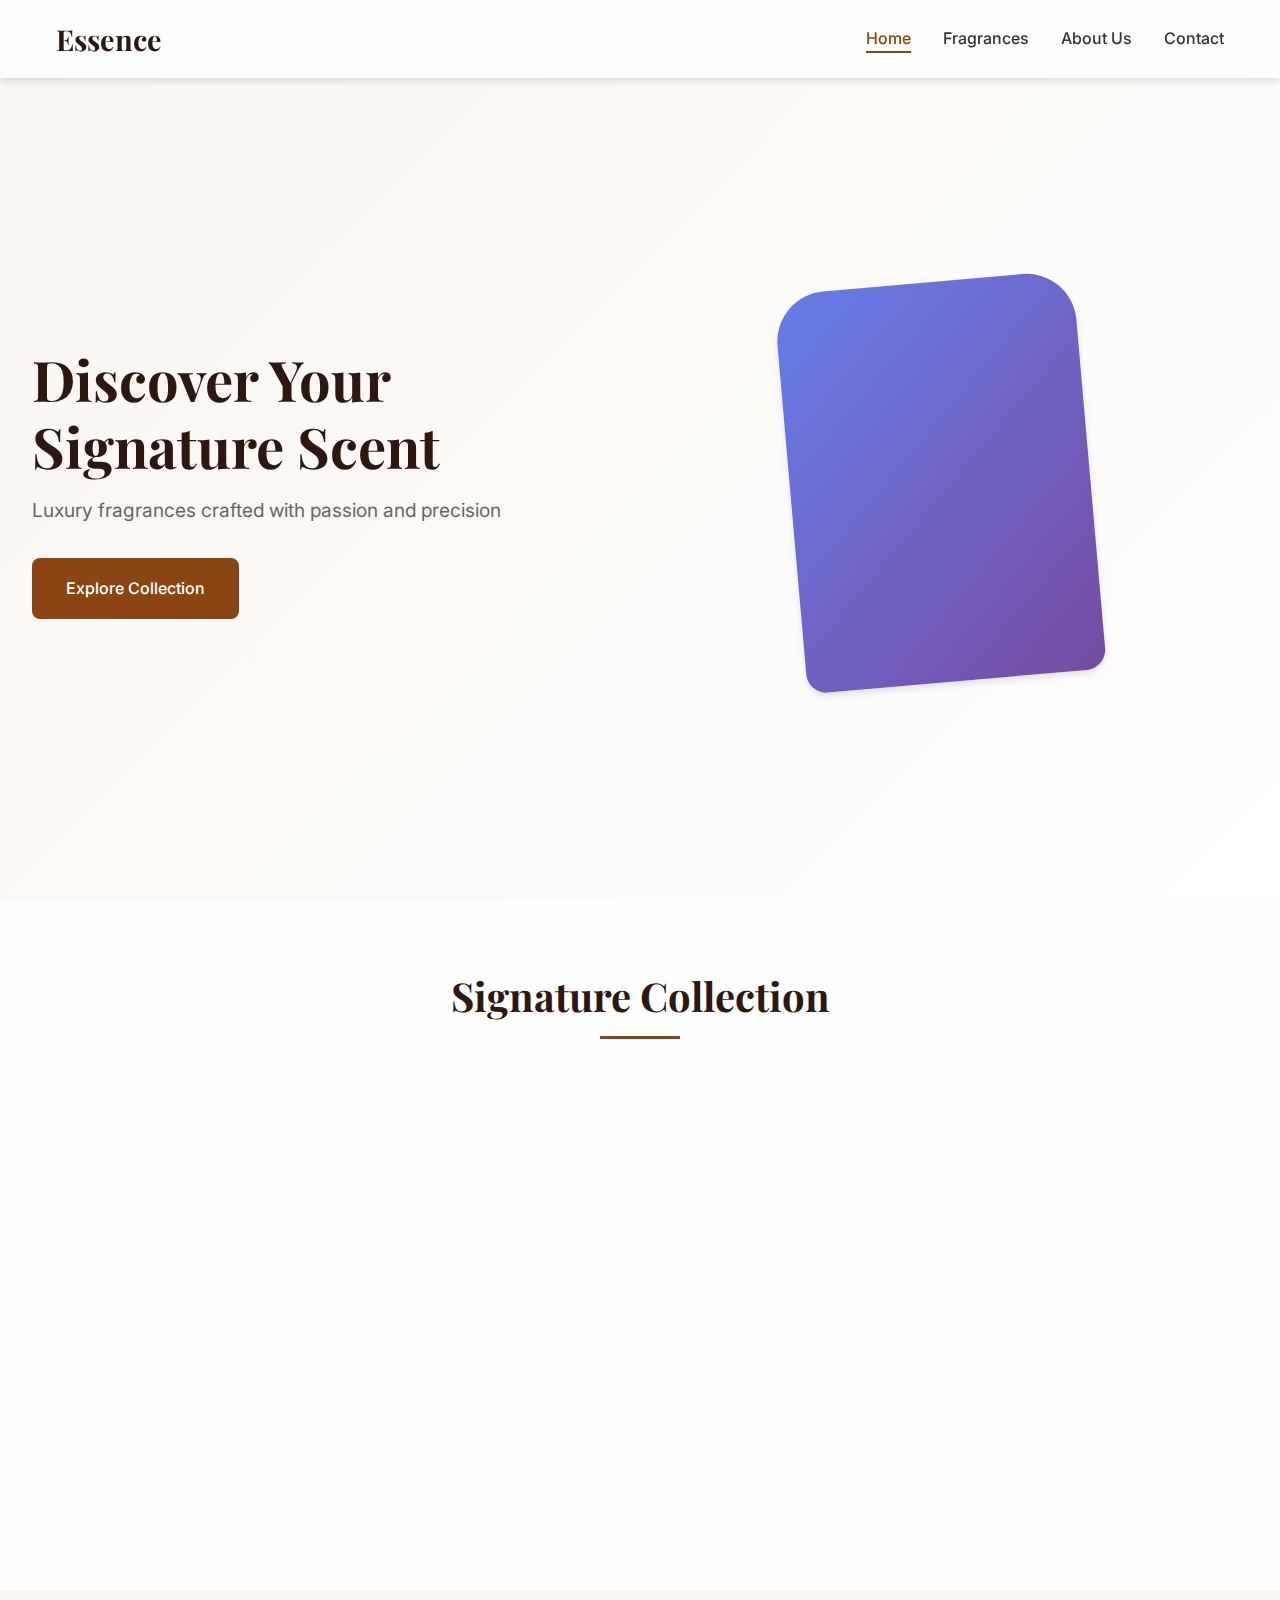
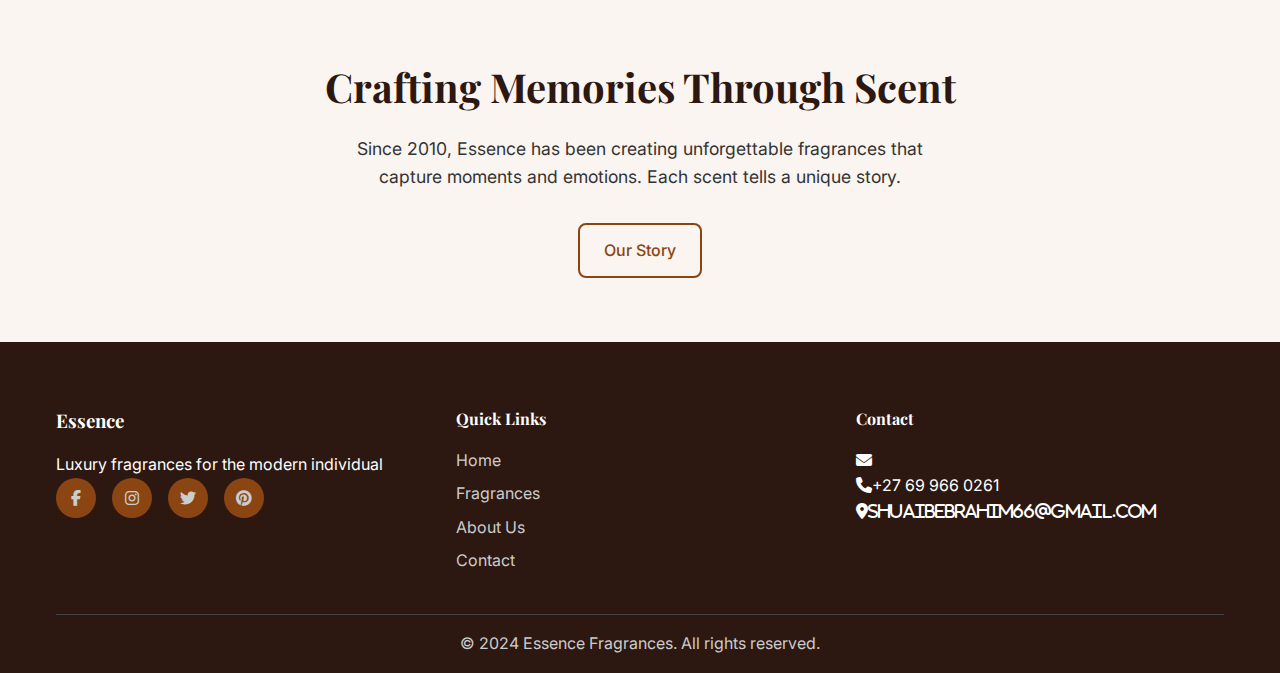
<file: index.html>
<!DOCTYPE html>
<html lang="en">
<head>
    <meta charset="UTF-8">
    <meta name="viewport" content="width=device-width, initial-scale=1.0">
    <title>Desire fragrances - Luxury Scents</title>
    <link rel="stylesheet" href="css/styles.css">
    <link href="https://fonts.googleapis.com/css2?family=Playfair+Display:wght@400;700&family=Inter:wght@300;400;500&display=swap" rel="stylesheet">
    <link rel="stylesheet" href="https://cdnjs.cloudflare.com/ajax/libs/font-awesome/6.4.0/css/all.min.css">
</head>
<body>
    <!-- Navigation -->
    <nav class="navbar">
        <div class="nav-container">
            <div class="nav-logo">
                <h2>Essence</h2>
            </div>
            <ul class="nav-menu">
                <li class="nav-item"><a href="index.html" class="nav-link active">Home</a></li>
                <li class="nav-item"><a href="products.html" class="nav-link">Fragrances</a></li>
                <li class="nav-item"><a href="about.html" class="nav-link">About Us</a></li>
                <li class="nav-item"><a href="contact.html" class="nav-link">Contact</a></li>
            </ul>
            <div class="hamburger">
                <span class="bar"></span>
                <span class="bar"></span>
                <span class="bar"></span>
            </div>
        </div>
    </nav>

    <!-- Hero Section -->
    <section class="hero">
        <div class="hero-content">
            <h1 class="hero-title">Discover Your Signature Scent</h1>
            <p class="hero-subtitle">Luxury fragrances crafted with passion and precision</p>
            <a href="products.html" class="cta-button">Explore Collection</a>
        </div>
        <div class="hero-image">
            <div class="perfume-bottle"></div>
        </div>
    </section>

    <!-- Featured Fragrances -->
    <section class="featured">
        <div class="container">
            <h2 class="section-title">Signature Collection</h2>
            <div class="featured-grid">
                <div class="featured-item">
                    <div class="fragrance-card">
                        <div class="fragrance-image" style="background: linear-gradient(135deg, #667eea 0%, #764ba2 100%);"></div>
                        <h3>Midnight Noir</h3>
                        <p>Mysterious and captivating evening scent</p>
                        <div class="price">₹4,299</div>
                    </div>
                </div>
                <div class="featured-item">
                    <div class="fragrance-card">
                        <div class="fragrance-image" style="background: linear-gradient(135deg, #f093fb 0%, #f5576c 100%);"></div>
                        <h3>Rose Éternelle</h3>
                        <p>Timeless floral elegance</p>
                        <div class="price">₹3,899</div>
                    </div>
                </div>
                <div class="featured-item">
                    <div class="fragrance-card">
                        <div class="fragrance-image" style="background: linear-gradient(135deg, #4facfe 0%, #00f2fe 100%);"></div>
                        <h3>Ocean Breeze</h3>
                        <p>Fresh and invigorating daytime scent</p>
                        <div class="price">₹3,599</div>
                    </div>
                </div>
            </div>
        </div>
    </section>

    <!-- Brand Story -->
    <section class="brand-story">
        <div class="container">
            <div class="story-content">
                <h2>Crafting Memories Through Scent</h2>
                <p>Since 2010, Essence has been creating unforgettable fragrances that capture moments and emotions. Each scent tells a unique story.</p>
                <a href="about.html" class="secondary-button">Our Story</a>
            </div>
        </div>
    </section>

    <!-- Footer -->
    <footer class="footer">
        <div class="container">
            <div class="footer-content">
                <div class="footer-section">
                    <h3>Essence</h3>
                    <p>Luxury fragrances for the modern individual</p>
                    <div class="social-links">
                        <a href="#"><i class="fab fa-facebook-f"></i></a>
                        <a href="#"><i class="fab fa-instagram"></i></a>
                        <a href="#"><i class="fab fa-twitter"></i></a>
                        <a href="#"><i class="fab fa-pinterest"></i></a>
                    </div>
                </div>
                <div class="footer-section">
                    <h4>Quick Links</h4>
                    <ul>
                        <li><a href="index.html">Home</a></li>
                        <li><a href="products.html">Fragrances</a></li>
                        <li><a href="about.html">About Us</a></li>
                        <li><a href="contact.html">Contact</a></li>
                    </ul>
                </div>
                <div class="footer-section">
                    <h4>Contact</h4>
                    <p><i class="fas fa-envelope"></i> </p>
                    <p><i class="fas fa-phone"></i>+27 69 966 0261 </p>
                    <p><i class="fas fa-map-marker-alt">shuaibebrahim66@gmail.com</i></p>
                </div>
            </div>
            <div class="footer-bottom">
                <p>&copy; 2024 Essence Fragrances. All rights reserved.</p>
            </div>
        </div>
    </footer>

    <script src="js/script.js"></script>
</body>

</html>
</file>
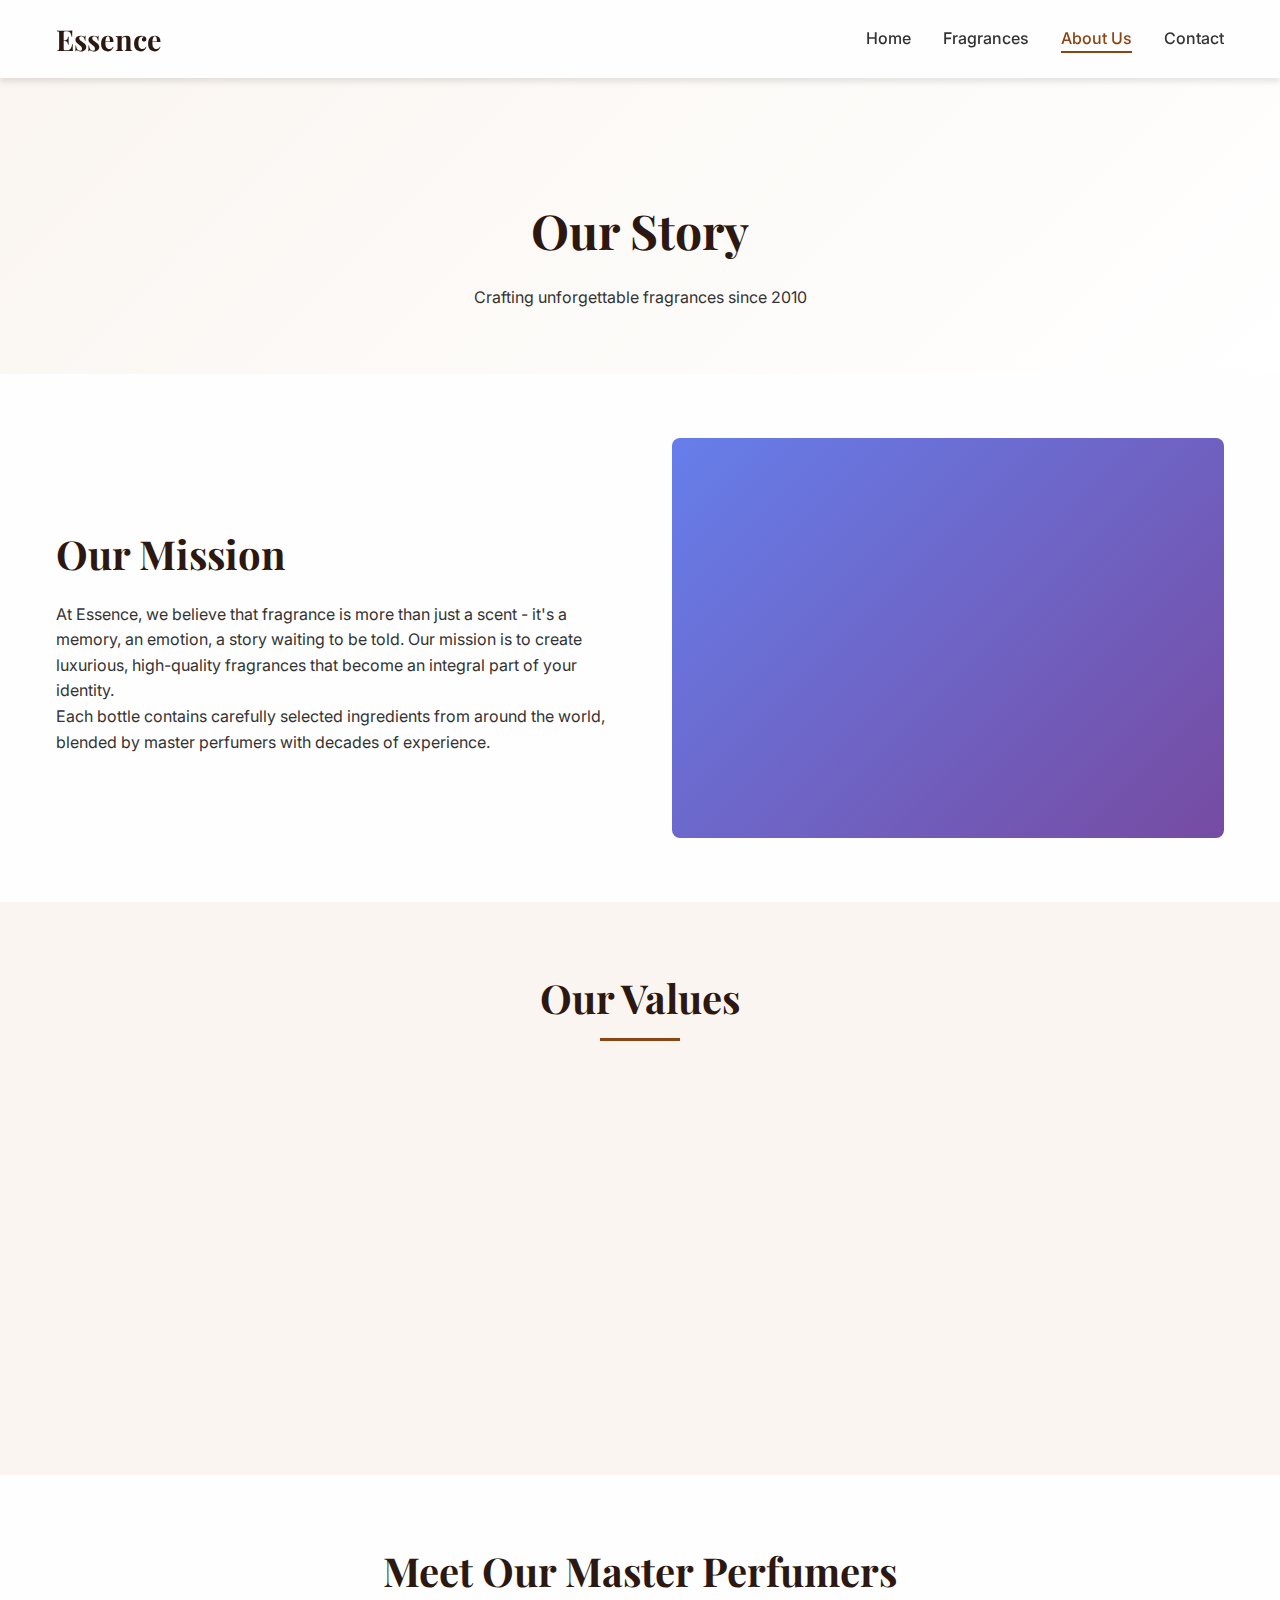
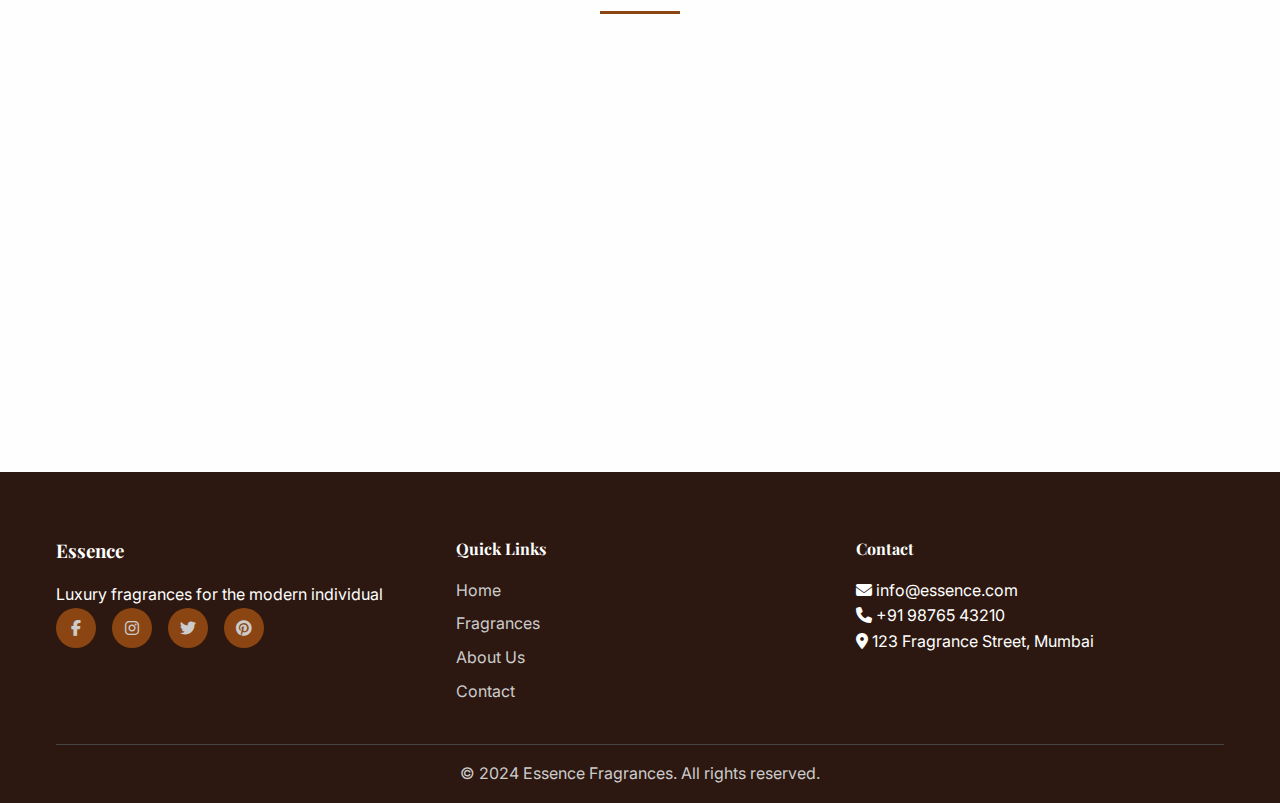
<file: about.html>
<!DOCTYPE html>
<html lang="en">
<head>
    <meta charset="UTF-8">
    <meta name="viewport" content="width=device-width, initial-scale=1.0">
    <title>About Us - Essence Fragrances</title>
    <link rel="stylesheet" href="css/styles.css">
    <link href="https://fonts.googleapis.com/css2?family=Playfair+Display:wght@400;700&family=Inter:wght@300;400;500&display=swap" rel="stylesheet">
    <link rel="stylesheet" href="https://cdnjs.cloudflare.com/ajax/libs/font-awesome/6.4.0/css/all.min.css">
</head>
<body>
    <!-- Navigation -->
    <nav class="navbar">
        <div class="nav-container">
            <div class="nav-logo">
                <h2>Essence</h2>
            </div>
            <ul class="nav-menu">
                <li class="nav-item"><a href="index.html" class="nav-link">Home</a></li>
                <li class="nav-item"><a href="products.html" class="nav-link">Fragrances</a></li>
                <li class="nav-item"><a href="about.html" class="nav-link active">About Us</a></li>
                <li class="nav-item"><a href="contact.html" class="nav-link">Contact</a></li>
            </ul>
            <div class="hamburger">
                <span class="bar"></span>
                <span class="bar"></span>
                <span class="bar"></span>
            </div>
        </div>
    </nav>

    <!-- About Hero -->
    <section class="about-hero">
        <div class="container">
            <h1>Our Story</h1>
            <p>Crafting unforgettable fragrances since 2010</p>
        </div>
    </section>

    <!-- Mission Section -->
    <section class="mission">
        <div class="container">
            <div class="mission-grid">
                <div class="mission-content">
                    <h2>Our Mission</h2>
                    <p>At Essence, we believe that fragrance is more than just a scent - it's a memory, an emotion, a story waiting to be told. Our mission is to create luxurious, high-quality fragrances that become an integral part of your identity.</p>
                    <p>Each bottle contains carefully selected ingredients from around the world, blended by master perfumers with decades of experience.</p>
                </div>
                <div class="mission-image">
                    <div class="image-placeholder"></div>
                </div>
            </div>
        </div>
    </section>

    <!-- Values Section -->
    <section class="values">
        <div class="container">
            <h2 class="section-title">Our Values</h2>
            <div class="values-grid">
                <div class="value-card">
                    <div class="value-icon">🌿</div>
                    <h3>Quality</h3>
                    <p>We use only the finest ingredients sourced from trusted suppliers worldwide.</p>
                </div>
                <div class="value-card">
                    <div class="value-icon">✨</div>
                    <h3>Craftsmanship</h3>
                    <p>Every fragrance is meticulously crafted by our expert perfumers.</p>
                </div>
                <div class="value-card">
                    <div class="value-icon">🌍</div>
                    <h3>Sustainability</h3>
                    <p>We are committed to ethical sourcing and environmentally friendly practices.</p>
                </div>
                <div class="value-card">
                    <div class="value-icon">💫</div>
                    <h3>Innovation</h3>
                    <p>Constantly exploring new scent combinations and techniques.</p>
                </div>
            </div>
        </div>
    </section>

    <!-- Team Section -->
    <section class="team">
        <div class="container">
            <h2 class="section-title">Meet Our Master Perfumers</h2>
            <div class="team-grid">
                <div class="team-member">
                    <div class="member-image" style="background: linear-gradient(135deg, #667eea 0%, #764ba2 100%);"></div>
                    <h3>Sophie Laurent</h3>
                    <p class="member-role">Head Perfumer</p>
                    <p>With over 20 years of experience in Grasse, France.</p>
                </div>
                <div class="team-member">
                    <div class="member-image" style="background: linear-gradient(135deg, #f093fb 0%, #f5576c 100%);"></div>
                    <h3>Marcus Chen</h3>
                    <p class="member-role">Scent Designer</p>
                    <p>Specializing in modern, urban fragrance profiles.</p>
                </div>
                <div class="team-member">
                    <div class="member-image" style="background: linear-gradient(135deg, #4facfe 0%, #00f2fe 100%);"></div>
                    <h3>Isabella Rossi</h3>
                    <p class="member-role">Botanical Expert</p>
                    <p>Expert in natural ingredients and sustainable sourcing.</p>
                </div>
            </div>
        </div>
    </section>

    <!-- Footer -->
    <footer class="footer">
        <div class="container">
            <div class="footer-content">
                <div class="footer-section">
                    <h3>Essence</h3>
                    <p>Luxury fragrances for the modern individual</p>
                    <div class="social-links">
                        <a href="#"><i class="fab fa-facebook-f"></i></a>
                        <a href="#"><i class="fab fa-instagram"></i></a>
                        <a href="#"><i class="fab fa-twitter"></i></a>
                        <a href="#"><i class="fab fa-pinterest"></i></a>
                    </div>
                </div>
                <div class="footer-section">
                    <h4>Quick Links</h4>
                    <ul>
                        <li><a href="index.html">Home</a></li>
                        <li><a href="products.html">Fragrances</a></li>
                        <li><a href="about.html">About Us</a></li>
                        <li><a href="contact.html">Contact</a></li>
                    </ul>
                </div>
                <div class="footer-section">
                    <h4>Contact</h4>
                    <p><i class="fas fa-envelope"></i> info@essence.com</p>
                    <p><i class="fas fa-phone"></i> +91 98765 43210</p>
                    <p><i class="fas fa-map-marker-alt"></i> 123 Fragrance Street, Mumbai</p>
                </div>
            </div>
            <div class="footer-bottom">
                <p>&copy; 2024 Essence Fragrances. All rights reserved.</p>
            </div>
        </div>
    </footer>

    <script src="js/script.js"></script>
</body>
</html>
</file>
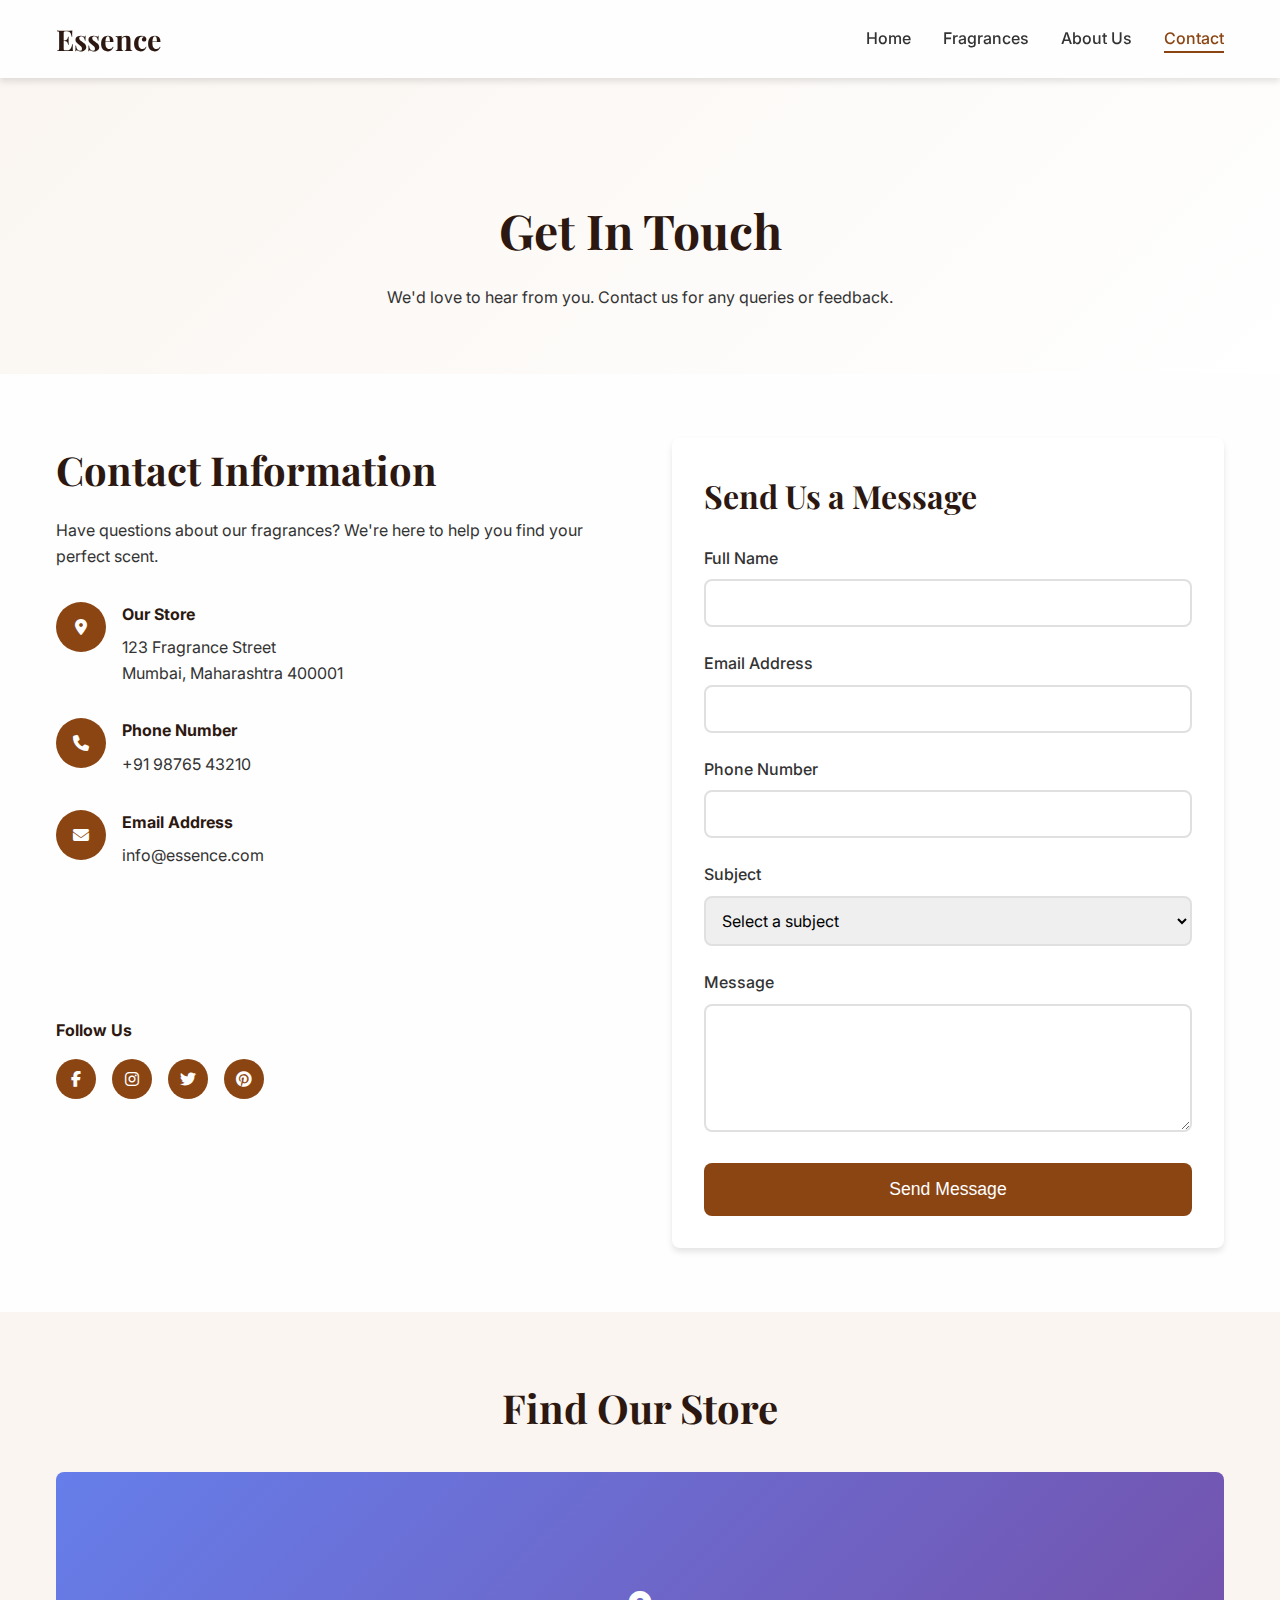
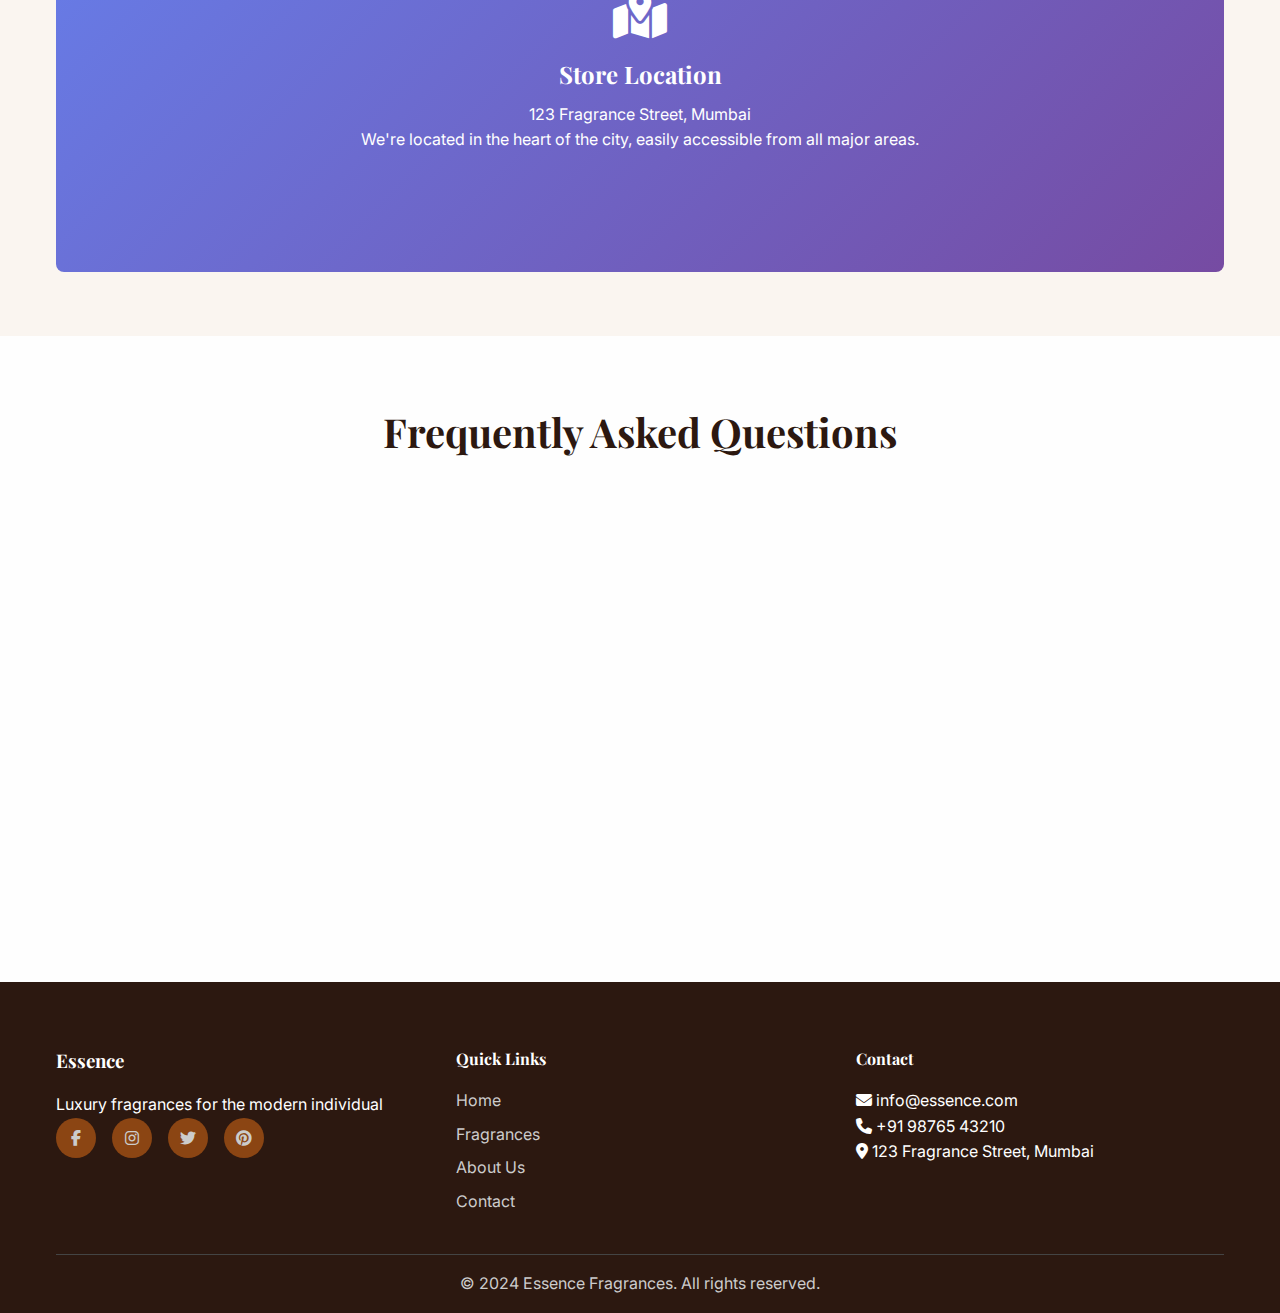
<file: contact.html>
<!DOCTYPE html>
<html lang="en">
<head>
    <meta charset="UTF-8">
    <meta name="viewport" content="width=device-width, initial-scale=1.0">
    <title>Contact Us - Essence Fragrances</title>
    <link rel="stylesheet" href="css/styles.css">
    <link href="https://fonts.googleapis.com/css2?family=Playfair+Display:wght@400;700&family=Inter:wght@300;400;500&display=swap" rel="stylesheet">
    <link rel="stylesheet" href="https://cdnjs.cloudflare.com/ajax/libs/font-awesome/6.4.0/css/all.min.css">
</head>
<body>
    <!-- Navigation -->
    <nav class="navbar">
        <div class="nav-container">
            <div class="nav-logo">
                <h2>Essence</h2>
            </div>
            <ul class="nav-menu">
                <li class="nav-item"><a href="index.html" class="nav-link">Home</a></li>
                <li class="nav-item"><a href="products.html" class="nav-link">Fragrances</a></li>
                <li class="nav-item"><a href="about.html" class="nav-link">About Us</a></li>
                <li class="nav-item"><a href="contact.html" class="nav-link active">Contact</a></li>
            </ul>
            <div class="hamburger">
                <span class="bar"></span>
                <span class="bar"></span>
                <span class="bar"></span>
            </div>
        </div>
    </nav>

    <!-- Contact Hero -->
    <section class="contact-hero">
        <div class="container">
            <h1>Get In Touch</h1>
            <p>We'd love to hear from you. Contact us for any queries or feedback.</p>
        </div>
    </section>

    <!-- Contact Section -->
    <section class="contact-section">
        <div class="container">
            <div class="contact-grid">
                <div class="contact-info">
                    <h2>Contact Information</h2>
                    <p>Have questions about our fragrances? We're here to help you find your perfect scent.</p>
                    
                    <div class="contact-details">
                        <div class="contact-item">
                            <div class="contact-icon">
                                <i class="fas fa-map-marker-alt"></i>
                            </div>
                            <div class="contact-text">
                                <h4>Our Store</h4>
                                <p>123 Fragrance Street<br>Mumbai, Maharashtra 400001</p>
                            </div>
                        </div>
                        
                        <div class="contact-item">
                            <div class="contact-icon">
                                <i class="fas fa-phone"></i>
                            </div>
                            <div class="contact-text">
                                <h4>Phone Number</h4>
                                <p>+91 98765 43210</p>
                            </div>
                        </div>
                        
                        <div class="contact-item">
                            <div class="contact-icon">
                                <i class="fas fa-envelope"></i>
                            </div>
                            <div class="contact-text">
                                <h4>Email Address</h4>
                                <p>info@essence.com</p>
                            </div>
                        </div>
                        
                        <div class="contact-item">
                            <div class="contact-icon">
                                <i class="fas fa-clock"></i>
                            </div>
                            <div class="contact-text">
                                <h4>Working Hours</h4>
                                <p>Monday - Saturday: 10:00 AM - 8:00 PM<br>Sunday: 11:00 AM - 6:00 PM</p>
                            </div>
                        </div>
                    </div>

                    <div class="social-section">
                        <h4>Follow Us</h4>
                        <div class="social-links">
                            <a href="#" class="social-link">
                                <i class="fab fa-facebook-f"></i>
                            </a>
                            <a href="#" class="social-link">
                                <i class="fab fa-instagram"></i>
                            </a>
                            <a href="#" class="social-link">
                                <i class="fab fa-twitter"></i>
                            </a>
                            <a href="#" class="social-link">
                                <i class="fab fa-pinterest"></i>
                            </a>
                        </div>
                    </div>
                </div>

                <div class="contact-form">
                    <h2>Send Us a Message</h2>
                    <form id="contactForm">
                        <div class="form-group">
                            <label for="name">Full Name</label>
                            <input type="text" id="name" name="name" required>
                        </div>
                        
                        <div class="form-group">
                            <label for="email">Email Address</label>
                            <input type="email" id="email" name="email" required>
                        </div>
                        
                        <div class="form-group">
                            <label for="phone">Phone Number</label>
                            <input type="tel" id="phone" name="phone">
                        </div>
                        
                        <div class="form-group">
                            <label for="subject">Subject</label>
                            <select id="subject" name="subject" required>
                                <option value="">Select a subject</option>
                                <option value="general">General Inquiry</option>
                                <option value="product">Product Information</option>
                                <option value="wholesale">Wholesale Inquiry</option>
                                <option value="collaboration">Collaboration</option>
                                <option value="other">Other</option>
                            </select>
                        </div>
                        
                        <div class="form-group">
                            <label for="message">Message</label>
                            <textarea id="message" name="message" rows="5" required></textarea>
                        </div>
                        
                        <button type="submit" class="submit-btn">Send Message</button>
                    </form>
                </div>
            </div>
        </div>
    </section>

    <!-- Map Section -->
    <section class="map-section">
        <div class="container">
            <h2>Find Our Store</h2>
            <div class="map-placeholder">
                <div class="map-content">
                    <i class="fas fa-map-marked-alt"></i>
                    <h3>Store Location</h3>
                    <p>123 Fragrance Street, Mumbai</p>
                    <p>We're located in the heart of the city, easily accessible from all major areas.</p>
                </div>
            </div>
        </div>
    </section>

    <!-- FAQ Section -->
    <section class="faq-section">
        <div class="container">
            <h2>Frequently Asked Questions</h2>
            <div class="faq-grid">
                <div class="faq-item">
                    <h4>How do I choose the right fragrance?</h4>
                    <p>Consider your personal style, the occasion, and the season. Our experts can help you find the perfect scent during a store visit.</p>
                </div>
                <div class="faq-item">
                    <h4>Do you offer international shipping?</h4>
                    <p>Currently, we ship within India only. We're working on expanding our shipping options internationally.</p>
                </div>
                <div class="faq-item">
                    <h4>Can I return a fragrance?</h4>
                    <p>Due to the nature of fragrances, we don't accept returns on opened products. Unopened items can be returned within 14 days.</p>
                </div>
                <div class="faq-item">
                    <h4>How long does a fragrance typically last?</h4>
                    <p>Most of our fragrances last 6-8 hours, though this can vary based on skin type and environment.</p>
                </div>
            </div>
        </div>
    </section>

    <!-- Footer -->
    <footer class="footer">
        <div class="container">
            <div class="footer-content">
                <div class="footer-section">
                    <h3>Essence</h3>
                    <p>Luxury fragrances for the modern individual</p>
                    <div class="social-links">
                        <a href="#"><i class="fab fa-facebook-f"></i></a>
                        <a href="#"><i class="fab fa-instagram"></i></a>
                        <a href="#"><i class="fab fa-twitter"></i></a>
                        <a href="#"><i class="fab fa-pinterest"></i></a>
                    </div>
                </div>
                <div class="footer-section">
                    <h4>Quick Links</h4>
                    <ul>
                        <li><a href="index.html">Home</a></li>
                        <li><a href="products.html">Fragrances</a></li>
                        <li><a href="about.html">About Us</a></li>
                        <li><a href="contact.html">Contact</a></li>
                    </ul>
                </div>
                <div class="footer-section">
                    <h4>Contact</h4>
                    <p><i class="fas fa-envelope"></i> info@essence.com</p>
                    <p><i class="fas fa-phone"></i> +91 98765 43210</p>
                    <p><i class="fas fa-map-marker-alt"></i> 123 Fragrance Street, Mumbai</p>
                </div>
            </div>
            <div class="footer-bottom">
                <p>&copy; 2024 Essence Fragrances. All rights reserved.</p>
            </div>
        </div>
    </footer>

    <script src="js/script.js"></script>
</body>
</html>
</file>
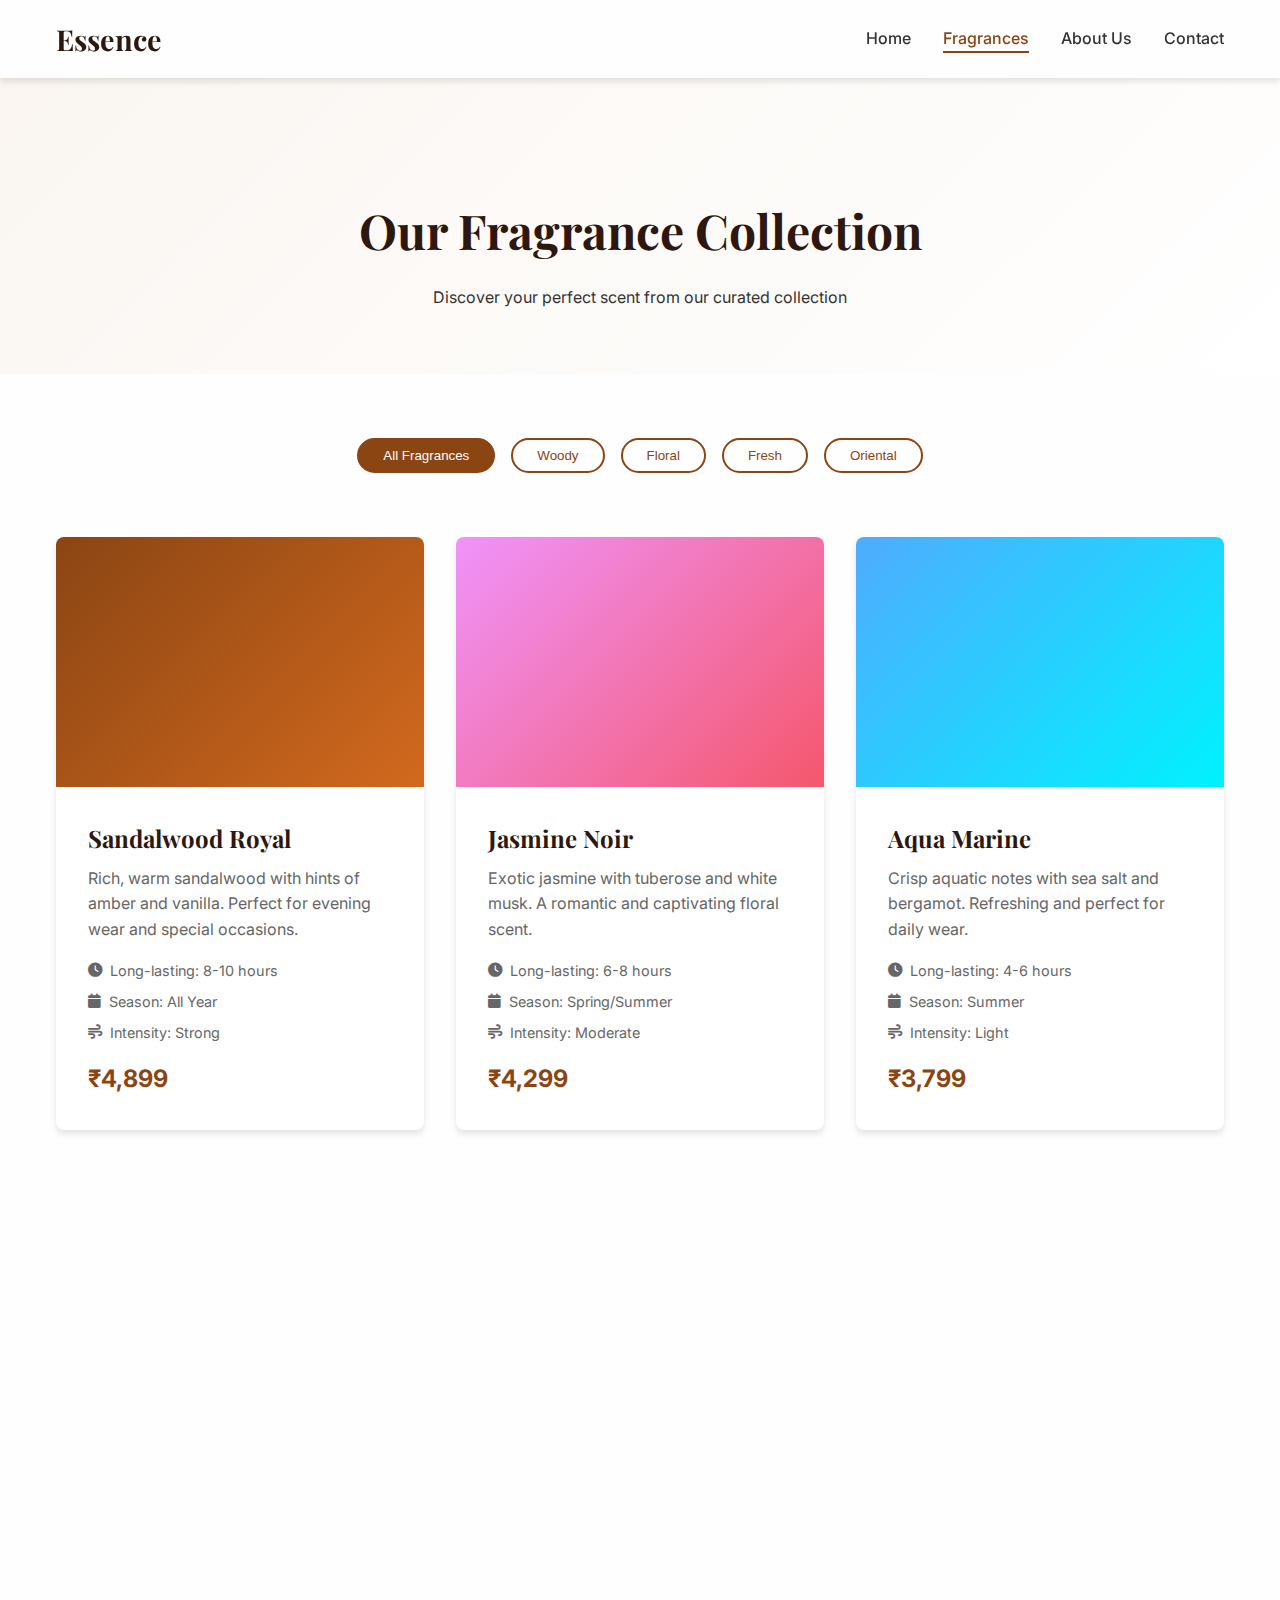
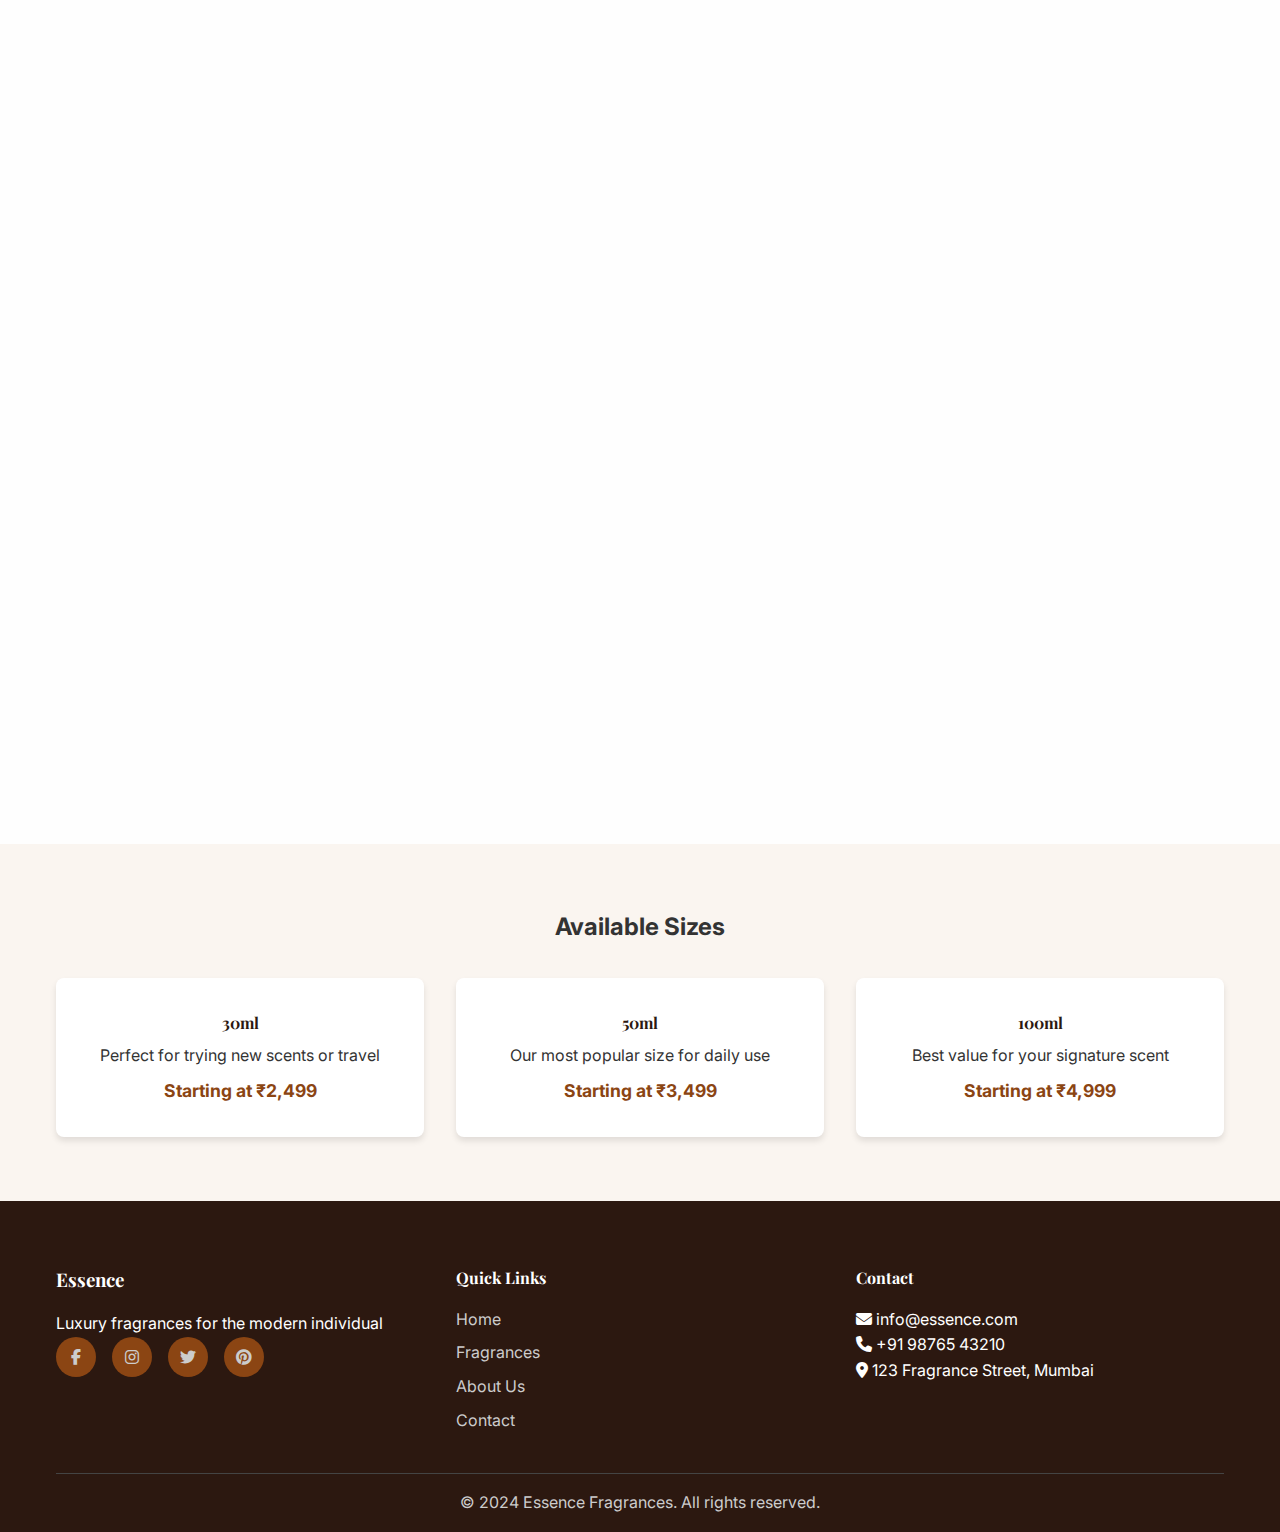
<file: products.html>
<!DOCTYPE html>
<html lang="en">
<head>
    <meta charset="UTF-8">
    <meta name="viewport" content="width=device-width, initial-scale=1.0">
    <title>Our Fragrances - Essence</title>
    <link rel="stylesheet" href="css/styles.css">
    <link href="https://fonts.googleapis.com/css2?family=Playfair+Display:wght@400;700&family=Inter:wght@300;400;500&display=swap" rel="stylesheet">
    <link rel="stylesheet" href="https://cdnjs.cloudflare.com/ajax/libs/font-awesome/6.4.0/css/all.min.css">
</head>
<body>
    <!-- Navigation -->
    <nav class="navbar">
        <div class="nav-container">
            <div class="nav-logo">
                <h2>Essence</h2>
            </div>
            <ul class="nav-menu">
                <li class="nav-item"><a href="index.html" class="nav-link">Home</a></li>
                <li class="nav-item"><a href="products.html" class="nav-link active">Fragrances</a></li>
                <li class="nav-item"><a href="about.html" class="nav-link">About Us</a></li>
                <li class="nav-item"><a href="contact.html" class="nav-link">Contact</a></li>
            </ul>
            <div class="hamburger">
                <span class="bar"></span>
                <span class="bar"></span>
                <span class="bar"></span>
            </div>
        </div>
    </nav>

    <!-- Products Hero -->
    <section class="products-hero">
        <div class="container">
            <h1>Our Fragrance Collection</h1>
            <p>Discover your perfect scent from our curated collection</p>
        </div>
    </section>

    <!-- Products Grid -->
    <section class="products-section">
        <div class="container">
            <div class="filters">
                <button class="filter-btn active" data-filter="all">All Fragrances</button>
                <button class="filter-btn" data-filter="woody">Woody</button>
                <button class="filter-btn" data-filter="floral">Floral</button>
                <button class="filter-btn" data-filter="fresh">Fresh</button>
                <button class="filter-btn" data-filter="oriental">Oriental</button>
            </div>

            <div class="products-grid">
                <!-- Product 1 -->
                <div class="product-card" data-category="woody">
                    <div class="product-image" style="background: linear-gradient(135deg, #8B4513 0%, #D2691E 100%);"></div>
                    <div class="product-info">
                        <h3>Sandalwood Royal</h3>
                        <p class="product-desc">Rich, warm sandalwood with hints of amber and vanilla. Perfect for evening wear and special occasions.</p>
                        <div class="product-specs">
                            <span class="spec"><i class="fas fa-clock"></i> Long-lasting: 8-10 hours</span>
                            <span class="spec"><i class="fas fa-calendar"></i> Season: All Year</span>
                            <span class="spec"><i class="fas fa-wind"></i> Intensity: Strong</span>
                        </div>
                        <div class="price">₹4,899</div>
                    </div>
                </div>

                <!-- Product 2 -->
                <div class="product-card" data-category="floral">
                    <div class="product-image" style="background: linear-gradient(135deg, #f093fb 0%, #f5576c 100%);"></div>
                    <div class="product-info">
                        <h3>Jasmine Noir</h3>
                        <p class="product-desc">Exotic jasmine with tuberose and white musk. A romantic and captivating floral scent.</p>
                        <div class="product-specs">
                            <span class="spec"><i class="fas fa-clock"></i> Long-lasting: 6-8 hours</span>
                            <span class="spec"><i class="fas fa-calendar"></i> Season: Spring/Summer</span>
                            <span class="spec"><i class="fas fa-wind"></i> Intensity: Moderate</span>
                        </div>
                        <div class="price">₹4,299</div>
                    </div>
                </div>

                <!-- Product 3 -->
                <div class="product-card" data-category="fresh">
                    <div class="product-image" style="background: linear-gradient(135deg, #4facfe 0%, #00f2fe 100%);"></div>
                    <div class="product-info">
                        <h3>Aqua Marine</h3>
                        <p class="product-desc">Crisp aquatic notes with sea salt and bergamot. Refreshing and perfect for daily wear.</p>
                        <div class="product-specs">
                            <span class="spec"><i class="fas fa-clock"></i> Long-lasting: 4-6 hours</span>
                            <span class="spec"><i class="fas fa-calendar"></i> Season: Summer</span>
                            <span class="spec"><i class="fas fa-wind"></i> Intensity: Light</span>
                        </div>
                        <div class="price">₹3,799</div>
                    </div>
                </div>

                <!-- Product 4 -->
                <div class="product-card" data-category="oriental">
                    <div class="product-image" style="background: linear-gradient(135deg, #FFD700 0%, #FF8C00 100%);"></div>
                    <div class="product-info">
                        <h3>Amber Oud</h3>
                        <p class="product-desc">Luxurious oud with amber, saffron, and rose. An opulent and sophisticated fragrance.</p>
                        <div class="product-specs">
                            <span class="spec"><i class="fas fa-clock"></i> Long-lasting: 10-12 hours</span>
                            <span class="spec"><i class="fas fa-calendar"></i> Season: Fall/Winter</span>
                            <span class="spec"><i class="fas fa-wind"></i> Intensity: Very Strong</span>
                        </div>
                        <div class="price">₹5,499</div>
                    </div>
                </div>

                <!-- Product 5 -->
                <div class="product-card" data-category="floral">
                    <div class="product-image" style="background: linear-gradient(135deg, #FF69B4 0%, #FF1493 100%);"></div>
                    <div class="product-info">
                        <h3>Rose Velvet</h3>
                        <p class="product-desc">Velvety rose petals with peony and violet. A delicate and feminine floral bouquet.</p>
                        <div class="product-specs">
                            <span class="spec"><i class="fas fa-clock"></i> Long-lasting: 5-7 hours</span>
                            <span class="spec"><i class="fas fa-calendar"></i> Season: Spring</span>
                            <span class="spec"><i class="fas fa-wind"></i> Intensity: Moderate</span>
                        </div>
                        <div class="price">₹4,099</div>
                    </div>
                </div>

                <!-- Product 6 -->
                <div class="product-card" data-category="fresh">
                    <div class="product-image" style="background: linear-gradient(135deg, #32CD32 0%, #006400 100%);"></div>
                    <div class="product-info">
                        <h3>Citrus Zest</h3>
                        <p class="product-desc">Zesty lemon, bergamot, and green tea notes. Energizing and perfect for morning wear.</p>
                        <div class="product-specs">
                            <span class="spec"><i class="fas fa-clock"></i> Long-lasting: 3-5 hours</span>
                            <span class="spec"><i class="fas fa-calendar"></i> Season: Spring/Summer</span>
                            <span class="spec"><i class="fas fa-wind"></i> Intensity: Light</span>
                        </div>
                        <div class="price">₹3,499</div>
                    </div>
                </div>

                <!-- Product 7 -->
                <div class="product-card" data-category="woody">
                    <div class="product-image" style="background: linear-gradient(135deg, #2F4F4F 0%, #708090 100%);"></div>
                    <div class="product-info">
                        <h3>Leather & Tobacco</h3>
                        <p class="product-desc">Bold leather with tobacco leaf and patchouli. A masculine and confident scent.</p>
                        <div class="product-specs">
                            <span class="spec"><i class="fas fa-clock"></i> Long-lasting: 8-10 hours</span>
                            <span class="spec"><i class="fas fa-calendar"></i> Season: Fall/Winter</span>
                            <span class="spec"><i class="fas fa-wind"></i> Intensity: Strong</span>
                        </div>
                        <div class="price">₹4,699</div>
                    </div>
                </div>

                <!-- Product 8 -->
                <div class="product-card" data-category="oriental">
                    <div class="product-image" style="background: linear-gradient(135deg, #800020 0%, #C41E3A 100%);"></div>
                    <div class="product-info">
                        <h3>Vanilla Bourbon</h3>
                        <p class="product-desc">Warm vanilla with bourbon and tonka bean. Comforting and perfect for cozy evenings.</p>
                        <div class="product-specs">
                            <span class="spec"><i class="fas fa-clock"></i> Long-lasting: 7-9 hours</span>
                            <span class="spec"><i class="fas fa-calendar"></i> Season: All Year</span>
                            <span class="spec"><i class="fas fa-wind"></i> Intensity: Moderate</span>
                        </div>
                        <div class="price">₹4,299</div>
                    </div>
                </div>
            </div>
        </div>
    </section>

    <!-- Size Guide -->
    <section class="size-guide">
        <div class="container">
            <h2>Available Sizes</h2>
            <div class="sizes-grid">
                <div class="size-option">
                    <h4>30ml</h4>
                    <p>Perfect for trying new scents or travel</p>
                    <div class="size-price">Starting at ₹2,499</div>
                </div>
                <div class="size-option">
                    <h4>50ml</h4>
                    <p>Our most popular size for daily use</p>
                    <div class="size-price">Starting at ₹3,499</div>
                </div>
                <div class="size-option">
                    <h4>100ml</h4>
                    <p>Best value for your signature scent</p>
                    <div class="size-price">Starting at ₹4,999</div>
                </div>
            </div>
        </div>
    </section>

    <!-- Footer -->
    <footer class="footer">
        <div class="container">
            <div class="footer-content">
                <div class="footer-section">
                    <h3>Essence</h3>
                    <p>Luxury fragrances for the modern individual</p>
                    <div class="social-links">
                        <a href="#"><i class="fab fa-facebook-f"></i></a>
                        <a href="#"><i class="fab fa-instagram"></i></a>
                        <a href="#"><i class="fab fa-twitter"></i></a>
                        <a href="#"><i class="fab fa-pinterest"></i></a>
                    </div>
                </div>
                <div class="footer-section">
                    <h4>Quick Links</h4>
                    <ul>
                        <li><a href="index.html">Home</a></li>
                        <li><a href="products.html">Fragrances</a></li>
                        <li><a href="about.html">About Us</a></li>
                        <li><a href="contact.html">Contact</a></li>
                    </ul>
                </div>
                <div class="footer-section">
                    <h4>Contact</h4>
                    <p><i class="fas fa-envelope"></i> info@essence.com</p>
                    <p><i class="fas fa-phone"></i> +91 98765 43210</p>
                    <p><i class="fas fa-map-marker-alt"></i> 123 Fragrance Street, Mumbai</p>
                </div>
            </div>
            <div class="footer-bottom">
                <p>&copy; 2024 Essence Fragrances. All rights reserved.</p>
            </div>
        </div>
    </footer>

    <script src="js/script.js"></script>
</body>
</html>
</file>
<file: css/styles.css>
* {
    margin: 0;
    padding: 0;
    box-sizing: border-box;
}

:root {
    --primary-color: #2c1810;
    --secondary-color: #d4af37;
    --accent-color: #8b4513;
    --text-light: #666;
    --text-dark: #333;
    --background-light: #fefefe;
    --background-cream: #faf5f0;
    --spacing-sm: 1rem;
    --spacing-md: 2rem;
    --spacing-lg: 4rem;
    --border-radius: 8px;
    --shadow: 0 4px 6px rgba(0, 0, 0, 0.1);
}

body {
    font-family: 'Inter', sans-serif;
    line-height: 1.6;
    color: var(--text-dark);
    background-color: var(--background-light);
}

.container {
    max-width: 1200px;
    margin: 0 auto;
    padding: 0 var(--spacing-sm);
}

/* Navigation */
.navbar {
    background: var(--background-light);
    box-shadow: var(--shadow);
    position: fixed;
    width: 100%;
    top: 0;
    z-index: 1000;
}

.nav-container {
    max-width: 1200px;
    margin: 0 auto;
    padding: 1rem;
    display: flex;
    justify-content: space-between;
    align-items: center;
}

.nav-logo h2 {
    font-family: 'Playfair Display', serif;
    color: var(--primary-color);
    font-size: 1.8rem;
}

.nav-menu {
    display: flex;
    list-style: none;
    gap: 2rem;
}

.nav-link {
    text-decoration: none;
    color: var(--text-dark);
    font-weight: 500;
    transition: color 0.3s ease;
    position: relative;
}

.nav-link:hover,
.nav-link.active {
    color: var(--accent-color);
}

.nav-link::after {
    content: '';
    position: absolute;
    width: 0;
    height: 2px;
    bottom: -5px;
    left: 0;
    background-color: var(--accent-color);
    transition: width 0.3s ease;
}

.nav-link:hover::after,
.nav-link.active::after {
    width: 100%;
}

.hamburger {
    display: none;
    flex-direction: column;
    cursor: pointer;
}

.bar {
    width: 25px;
    height: 3px;
    background: var(--text-dark);
    margin: 3px 0;
    transition: 0.3s;
}

/* Hero Section */
.hero {
    min-height: 100vh;
    display: flex;
    align-items: center;
    padding: 8rem 2rem 4rem;
    background: linear-gradient(135deg, var(--background-cream) 0%, #fff 100%);
}

.hero-content {
    flex: 1;
    max-width: 600px;
}

.hero-title {
    font-family: 'Playfair Display', serif;
    font-size: 3.5rem;
    margin-bottom: 1rem;
    color: var(--primary-color);
    line-height: 1.2;
}

.hero-subtitle {
    font-size: 1.2rem;
    color: var(--text-light);
    margin-bottom: 2rem;
}

.cta-button {
    display: inline-block;
    background: var(--accent-color);
    color: white;
    padding: 1rem 2rem;
    text-decoration: none;
    border-radius: var(--border-radius);
    font-weight: 500;
    transition: all 0.3s ease;
    border: 2px solid var(--accent-color);
}

.cta-button:hover {
    background: transparent;
    color: var(--accent-color);
}

.hero-image {
    flex: 1;
    display: flex;
    justify-content: center;
    align-items: center;
}

.perfume-bottle {
    width: 300px;
    height: 400px;
    background: linear-gradient(135deg, #667eea 0%, #764ba2 100%);
    border-radius: 50px 50px 20px 20px;
    position: relative;
    box-shadow: var(--shadow);
    transform: rotate(-5deg);
    animation: float 6s ease-in-out infinite;
}

@keyframes float {
    0% { transform: translateY(0px) rotate(-5deg); }
    50% { transform: translateY(-20px) rotate(-5deg); }
    100% { transform: translateY(0px) rotate(-5deg); }
}

/* Sections */
.section-title {
    font-family: 'Playfair Display', serif;
    font-size: 2.5rem;
    text-align: center;
    margin-bottom: var(--spacing-lg);
    color: var(--primary-color);
    position: relative;
}

.section-title::after {
    content: '';
    display: block;
    width: 80px;
    height: 3px;
    background: var(--accent-color);
    margin: 0.5rem auto;
}

/* Featured Section */
.featured {
    padding: var(--spacing-lg) 0;
    background: var(--background-light);
}

.featured-grid {
    display: grid;
    grid-template-columns: repeat(auto-fit, minmax(300px, 1fr));
    gap: var(--spacing-md);
}

.fragrance-card {
    background: white;
    border-radius: var(--border-radius);
    padding: var(--spacing-md);
    text-align: center;
    box-shadow: var(--shadow);
    transition: transform 0.3s ease, box-shadow 0.3s ease;
    overflow: hidden;
}

.fragrance-card:hover {
    transform: translateY(-10px);
    box-shadow: 0 10px 20px rgba(0, 0, 0, 0.1);
}

.fragrance-image {
    width: 100%;
    height: 200px;
    border-radius: var(--border-radius);
    margin-bottom: var(--spacing-sm);
    transition: transform 0.5s ease;
}

.fragrance-card:hover .fragrance-image {
    transform: scale(1.05);
}

.fragrance-card h3 {
    font-family: 'Playfair Display', serif;
    margin-bottom: 0.5rem;
    color: var(--primary-color);
}

.fragrance-card p {
    color: var(--text-light);
    margin-bottom: 1rem;
}

.price {
    font-size: 1.5rem;
    font-weight: bold;
    color: var(--accent-color);
}

/* Brand Story */
.brand-story {
    padding: var(--spacing-lg) 0;
    background: var(--background-cream);
    text-align: center;
}

.story-content h2 {
    font-family: 'Playfair Display', serif;
    font-size: 2.5rem;
    margin-bottom: var(--spacing-sm);
    color: var(--primary-color);
}

.story-content p {
    font-size: 1.1rem;
    margin-bottom: var(--spacing-md);
    max-width: 600px;
    margin-left: auto;
    margin-right: auto;
}

.secondary-button {
    display: inline-block;
    border: 2px solid var(--accent-color);
    color: var(--accent-color);
    padding: 0.8rem 1.5rem;
    text-decoration: none;
    border-radius: var(--border-radius);
    font-weight: 500;
    transition: all 0.3s ease;
}

.secondary-button:hover {
    background: var(--accent-color);
    color: white;
}

/* About Page Styles */
.about-hero {
    background: linear-gradient(135deg, var(--background-cream) 0%, #fff 100%);
    padding: 12rem 0 4rem;
    text-align: center;
}

.about-hero h1 {
    font-family: 'Playfair Display', serif;
    font-size: 3rem;
    margin-bottom: 1rem;
    color: var(--primary-color);
}

.mission {
    padding: var(--spacing-lg) 0;
}

.mission-grid {
    display: grid;
    grid-template-columns: 1fr 1fr;
    gap: var(--spacing-lg);
    align-items: center;
}

.mission-content h2 {
    font-family: 'Playfair Display', serif;
    font-size: 2.5rem;
    margin-bottom: var(--spacing-sm);
    color: var(--primary-color);
}

.mission-image .image-placeholder {
    width: 100%;
    height: 400px;
    background: linear-gradient(135deg, #667eea 0%, #764ba2 100%);
    border-radius: var(--border-radius);
}

.values {
    padding: var(--spacing-lg) 0;
    background: var(--background-cream);
}

.values-grid {
    display: grid;
    grid-template-columns: repeat(auto-fit, minmax(250px, 1fr));
    gap: var(--spacing-md);
}

.value-card {
    background: white;
    padding: var(--spacing-md);
    border-radius: var(--border-radius);
    text-align: center;
    box-shadow: var(--shadow);
}

.value-icon {
    font-size: 3rem;
    margin-bottom: 1rem;
}

.value-card h3 {
    font-family: 'Playfair Display', serif;
    margin-bottom: 1rem;
    color: var(--primary-color);
}

.team {
    padding: var(--spacing-lg) 0;
}

.team-grid {
    display: grid;
    grid-template-columns: repeat(auto-fit, minmax(250px, 1fr));
    gap: var(--spacing-md);
}

.team-member {
    text-align: center;
}

.member-image {
    width: 200px;
    height: 200px;
    border-radius: 50%;
    margin: 0 auto var(--spacing-sm);
}

.member-role {
    color: var(--accent-color);
    font-weight: 500;
    margin-bottom: 0.5rem;
}

/* Products Page Styles */
.products-hero {
    background: linear-gradient(135deg, var(--background-cream) 0%, #fff 100%);
    padding: 12rem 0 4rem;
    text-align: center;
}

.products-hero h1 {
    font-family: 'Playfair Display', serif;
    font-size: 3rem;
    margin-bottom: 1rem;
    color: var(--primary-color);
}

.products-section {
    padding: var(--spacing-lg) 0;
}

.filters {
    display: flex;
    justify-content: center;
    gap: 1rem;
    margin-bottom: var(--spacing-lg);
    flex-wrap: wrap;
}

.filter-btn {
    padding: 0.5rem 1.5rem;
    border: 2px solid var(--accent-color);
    background: transparent;
    color: var(--accent-color);
    border-radius: 25px;
    cursor: pointer;
    transition: all 0.3s ease;
}

.filter-btn.active,
.filter-btn:hover {
    background: var(--accent-color);
    color: white;
}

.products-grid {
    display: grid;
    grid-template-columns: repeat(auto-fit, minmax(350px, 1fr));
    gap: var(--spacing-md);
}

.product-card {
    background: white;
    border-radius: var(--border-radius);
    overflow: hidden;
    box-shadow: var(--shadow);
    transition: transform 0.3s ease;
}

.product-card:hover {
    transform: translateY(-5px);
}

.product-image {
    width: 100%;
    height: 250px;
}

.product-info {
    padding: var(--spacing-md);
}

.product-info h3 {
    font-family: 'Playfair Display', serif;
    font-size: 1.5rem;
    margin-bottom: 0.5rem;
    color: var(--primary-color);
}

.product-desc {
    color: var(--text-light);
    margin-bottom: 1rem;
}

.product-specs {
    display: flex;
    flex-direction: column;
    gap: 0.5rem;
    margin-bottom: 1rem;
}

.spec {
    font-size: 0.9rem;
    color: var(--text-light);
    display: flex;
    align-items: center;
    gap: 0.5rem;
}

.size-guide {
    padding: var(--spacing-lg) 0;
    background: var(--background-cream);
    text-align: center;
}

.sizes-grid {
    display: grid;
    grid-template-columns: repeat(auto-fit, minmax(200px, 1fr));
    gap: var(--spacing-md);
    margin-top: var(--spacing-md);
}

.size-option {
    background: white;
    padding: var(--spacing-md);
    border-radius: var(--border-radius);
    box-shadow: var(--shadow);
}

.size-option h4 {
    font-family: 'Playfair Display', serif;
    color: var(--primary-color);
    margin-bottom: 0.5rem;
}

.size-price {
    font-weight: bold;
    color: var(--accent-color);
    margin-top: 0.5rem;
    font-size: 1.1rem;
}

/* Contact Page Styles */
.contact-hero {
    background: linear-gradient(135deg, var(--background-cream) 0%, #fff 100%);
    padding: 12rem 0 4rem;
    text-align: center;
}

.contact-hero h1 {
    font-family: 'Playfair Display', serif;
    font-size: 3rem;
    margin-bottom: 1rem;
    color: var(--primary-color);
}

.contact-section {
    padding: var(--spacing-lg) 0;
}

.contact-grid {
    display: grid;
    grid-template-columns: 1fr 1fr;
    gap: var(--spacing-lg);
}

.contact-info h2 {
    font-family: 'Playfair Display', serif;
    font-size: 2.5rem;
    margin-bottom: 1rem;
    color: var(--primary-color);
}

.contact-details {
    margin: 2rem 0;
}

.contact-item {
    display: flex;
    align-items: flex-start;
    margin-bottom: 2rem;
    gap: 1rem;
}

.contact-icon {
    width: 50px;
    height: 50px;
    background: var(--accent-color);
    color: white;
    border-radius: 50%;
    display: flex;
    align-items: center;
    justify-content: center;
    flex-shrink: 0;
}

.contact-text h4 {
    margin-bottom: 0.5rem;
    color: var(--primary-color);
}

.social-section {
    margin-top: 2rem;
}

.social-section h4 {
    margin-bottom: 1rem;
    color: var(--primary-color);
}

.social-links {
    display: flex;
    gap: 1rem;
}

.social-links a {
    display: flex;
    align-items: center;
    justify-content: center;
    width: 40px;
    height: 40px;
    background: var(--accent-color);
    color: white;
    border-radius: 50%;
    text-decoration: none;
    transition: all 0.3s ease;
}

.social-links a:hover {
    background: var(--primary-color);
    transform: translateY(-2px);
}

/* Contact Form */
.contact-form {
    background: white;
    padding: 2rem;
    border-radius: var(--border-radius);
    box-shadow: var(--shadow);
}

.contact-form h2 {
    font-family: 'Playfair Display', serif;
    font-size: 2rem;
    margin-bottom: 1.5rem;
    color: var(--primary-color);
}

.form-group {
    margin-bottom: 1.5rem;
}

.form-group label {
    display: block;
    margin-bottom: 0.5rem;
    font-weight: 500;
    color: var(--text-dark);
}

.form-group input,
.form-group select,
.form-group textarea {
    width: 100%;
    padding: 0.75rem;
    border: 2px solid #e0e0e0;
    border-radius: var(--border-radius);
    font-family: inherit;
    font-size: 1rem;
    transition: border-color 0.3s ease;
}

.form-group input:focus,
.form-group select:focus,
.form-group textarea:focus {
    outline: none;
    border-color: var(--accent-color);
}

.submit-btn {
    background: var(--accent-color);
    color: white;
    border: none;
    padding: 1rem 2rem;
    border-radius: var(--border-radius);
    font-size: 1.1rem;
    font-weight: 500;
    cursor: pointer;
    transition: background 0.3s ease;
    width: 100%;
}

.submit-btn:hover {
    background: var(--primary-color);
}

/* Map Section */
.map-section {
    padding: var(--spacing-lg) 0;
    background: var(--background-cream);
}

.map-section h2 {
    font-family: 'Playfair Display', serif;
    font-size: 2.5rem;
    text-align: center;
    margin-bottom: var(--spacing-md);
    color: var(--primary-color);
}

.map-placeholder {
    background: linear-gradient(135deg, #667eea 0%, #764ba2 100%);
    height: 400px;
    border-radius: var(--border-radius);
    display: flex;
    align-items: center;
    justify-content: center;
    color: white;
    text-align: center;
}

.map-content i {
    font-size: 3rem;
    margin-bottom: 1rem;
}

.map-content h3 {
    font-family: 'Playfair Display', serif;
    font-size: 1.5rem;
    margin-bottom: 0.5rem;
}

/* FAQ Section */
.faq-section {
    padding: var(--spacing-lg) 0;
}

.faq-section h2 {
    font-family: 'Playfair Display', serif;
    font-size: 2.5rem;
    text-align: center;
    margin-bottom: var(--spacing-md);
    color: var(--primary-color);
}

.faq-grid {
    display: grid;
    grid-template-columns: repeat(auto-fit, minmax(300px, 1fr));
    gap: var(--spacing-md);
}

.faq-item {
    background: white;
    padding: var(--spacing-md);
    border-radius: var(--border-radius);
    box-shadow: var(--shadow);
}

.faq-item h4 {
    font-family: 'Playfair Display', serif;
    color: var(--primary-color);
    margin-bottom: 1rem;
}

/* Footer */
.footer {
    background: var(--primary-color);
    color: white;
    padding: var(--spacing-lg) 0 var(--spacing-sm);
}

.footer-content {
    display: grid;
    grid-template-columns: repeat(auto-fit, minmax(250px, 1fr));
    gap: var(--spacing-md);
    margin-bottom: var(--spacing-md);
}

.footer-section h3,
.footer-section h4 {
    margin-bottom: 1rem;
    font-family: 'Playfair Display', serif;
}

.footer-section ul {
    list-style: none;
}

.footer-section ul li {
    margin-bottom: 0.5rem;
}

.footer-section a {
    color: #ccc;
    text-decoration: none;
    transition: color 0.3s ease;
}

.footer-section a:hover {
    color: white;
}

.footer-bottom {
    text-align: center;
    padding-top: var(--spacing-sm);
    border-top: 1px solid #444;
    color: #ccc;
}

/* Animation for page elements */
.fragrance-card,
.value-card,
.team-member,
.product-card,
.contact-item,
.faq-item {
    opacity: 0;
    transform: translateY(20px);
    transition: opacity 0.6s ease, transform 0.6s ease;
}

.animate-in {
    opacity: 1;
    transform: translateY(0);
}

.loaded .hero-content {
    animation: fadeInUp 1s ease-out;
}

@keyframes fadeInUp {
    from {
        opacity: 0;
        transform: translateY(30px);
    }
    to {
        opacity: 1;
        transform: translateY(0);
    }
}

/* Responsive Design */
@media (max-width: 768px) {
    .hamburger {
        display: flex;
    }

    .nav-menu {
        position: fixed;
        left: -100%;
        top: 70px;
        flex-direction: column;
        background-color: white;
        width: 100%;
        text-align: center;
        transition: 0.3s;
        box-shadow: var(--shadow);
        padding: 2rem 0;
    }

    .nav-menu.active {
        left: 0;
    }

    .hero {
        flex-direction: column;
        text-align: center;
        padding: 6rem 1rem 2rem;
    }

    .hero-title {
        font-size: 2.5rem;
    }

    .mission-grid {
        grid-template-columns: 1fr;
    }

    .contact-grid {
        grid-template-columns: 1fr;
    }
    
    .contact-hero h1 {
        font-size: 2.5rem;
    }
    
    .contact-info h2,
    .contact-form h2 {
        font-size: 2rem;
    }
    
    .faq-grid {
        grid-template-columns: 1fr;
    }

    .filters {
        flex-direction: column;
        align-items: center;
    }

    .filter-btn {
        width: 200px;
    }
}

@media (max-width: 480px) {
    .hero-title {
        font-size: 2rem;
    }

    .section-title {
        font-size: 2rem;
    }

    .products-grid {
        grid-template-columns: 1fr;
    }
}
</file>
